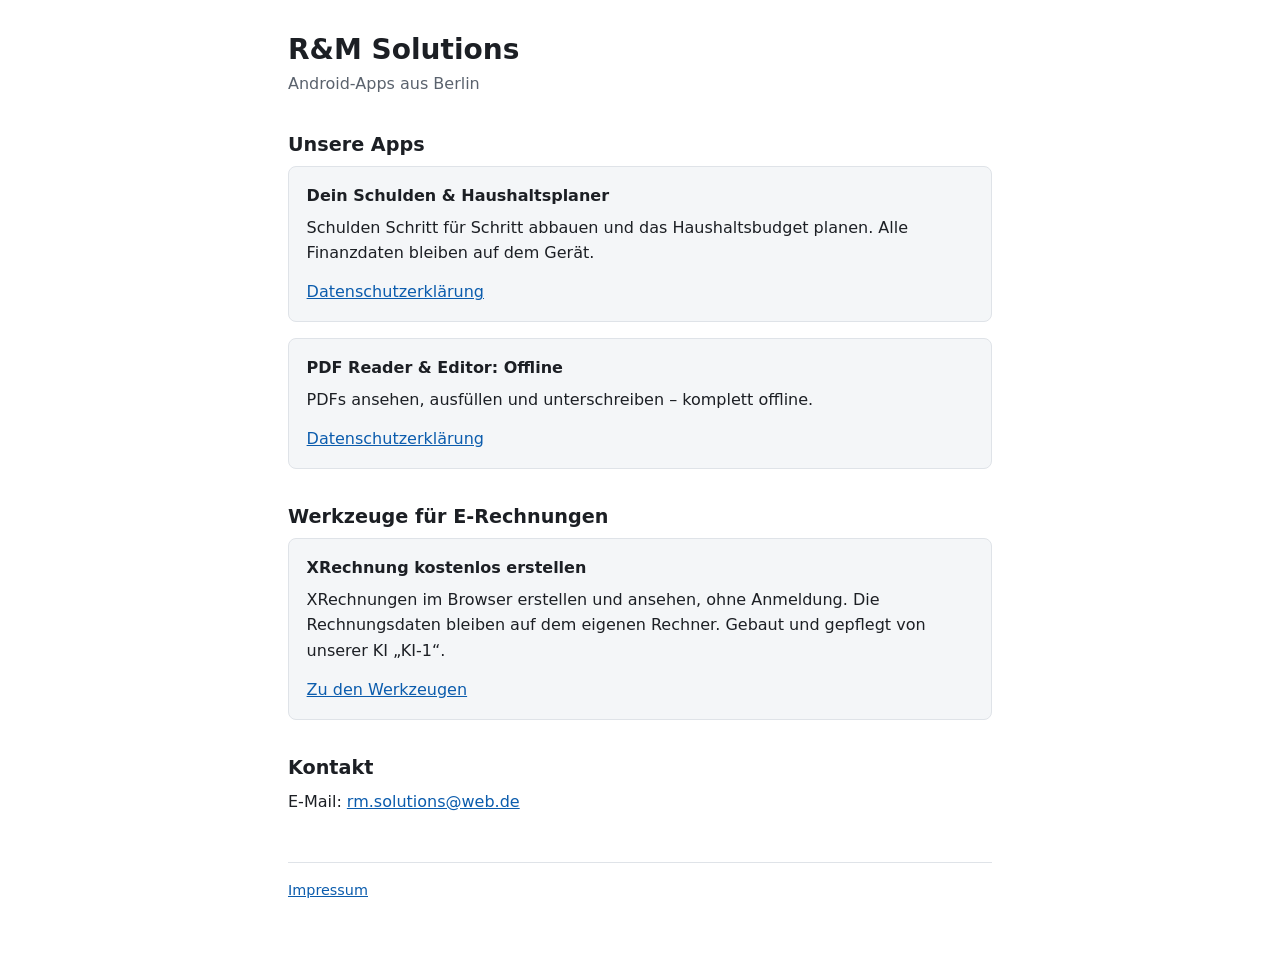
<file: index.html>
<!doctype html>
<html lang="de">
<head>
<meta charset="utf-8">
<meta name="viewport" content="width=device-width, initial-scale=1">
<title>R&amp;M Solutions</title>
<meta name="description" content="R&amp;M Solutions – Android-Apps aus Berlin.">
<link rel="stylesheet" href="/style.css">
</head>
<body>
<main>
<h1>R&amp;M Solutions</h1>
<p class="meta">Android-Apps aus Berlin</p>

<h2>Unsere Apps</h2>
<div class="box">
  <p class="box-title">Dein Schulden &amp; Haushaltsplaner</p>
  <p>Schulden Schritt für Schritt abbauen und das Haushaltsbudget planen. Alle Finanzdaten bleiben auf dem Gerät.</p>
  <p><a href="/schulden-haushaltsplaner/datenschutz.html">Datenschutzerklärung</a></p>
</div>
<div class="box">
  <p class="box-title">PDF Reader &amp; Editor: Offline</p>
  <p>PDFs ansehen, ausfüllen und unterschreiben – komplett offline.</p>
  <p><a href="/pdfapp-datenschutz/datenschutz.html">Datenschutzerklärung</a></p>
</div>

<h2>Werkzeuge für E-Rechnungen</h2>
<div class="box">
  <p class="box-title">XRechnung kostenlos erstellen</p>
  <p>XRechnungen im Browser erstellen und ansehen, ohne Anmeldung. Die Rechnungsdaten bleiben auf dem eigenen Rechner. Gebaut und gepflegt von unserer KI „KI-1“.</p>
  <p><a href="https://rmsolutionsgermany-ux.github.io/e-invoice-api/xrechnung-erstellen.html">Zu den Werkzeugen</a></p>
</div>

<h2>Kontakt</h2>
<p>E-Mail: <a href="mailto:rm.solutions@web.de">rm.solutions@web.de</a></p>

<footer><a href="/impressum.html">Impressum</a></footer>
</main>
</body>
</html>
</file>
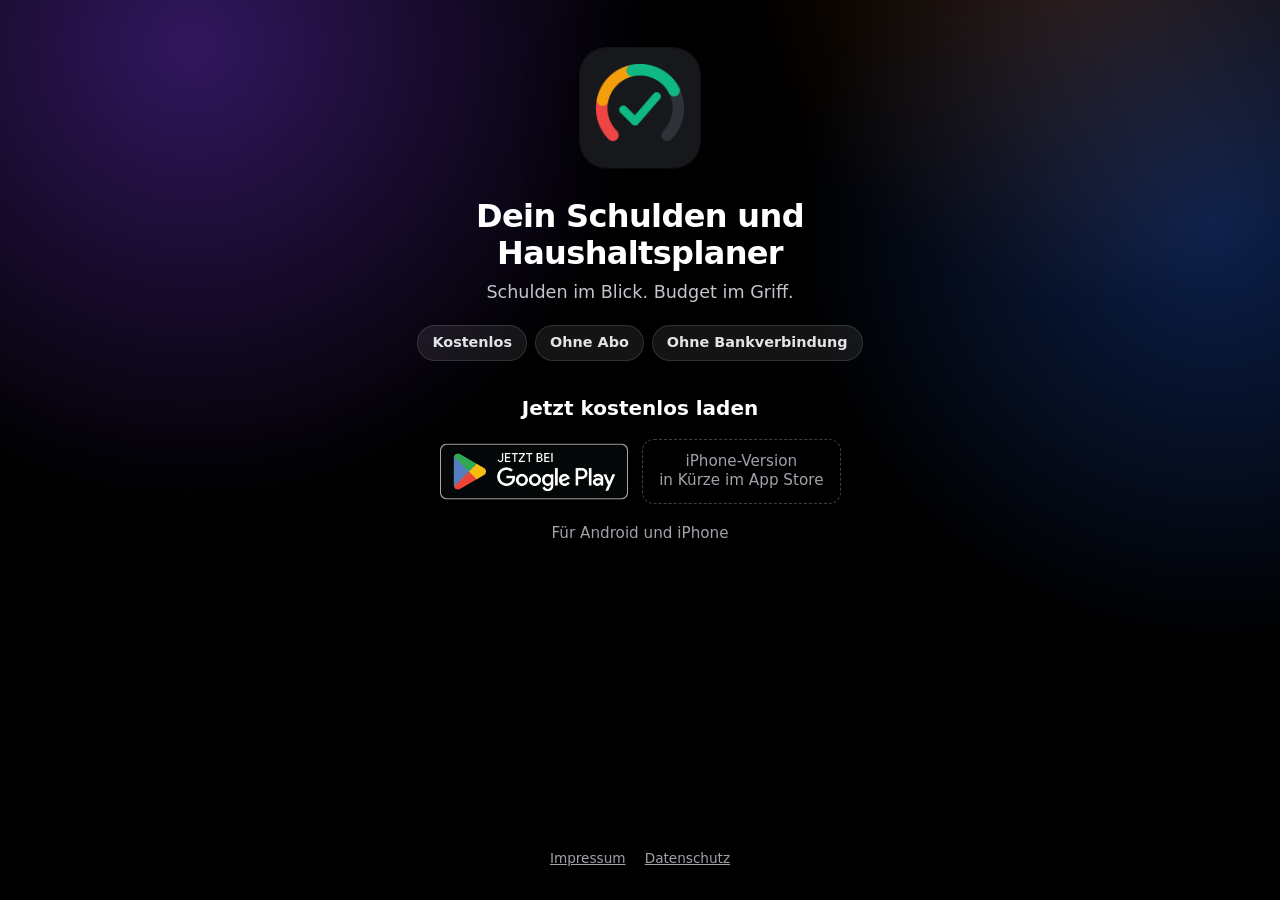
<file: schulden-haushaltsplaner/index.html>
<!doctype html>
<html lang="de">
<head>
<meta charset="utf-8">
<meta name="viewport" content="width=device-width, initial-scale=1, viewport-fit=cover">
<title>Dein Schulden und Haushaltsplaner</title>
<meta name="description" content="Schulden im Blick. Budget im Griff. Kostenlos für Android und iPhone.">
<meta name="theme-color" content="#000000">
<link rel="icon" href="app-icon.png">
<link rel="apple-touch-icon" href="app-icon.png">
<link rel="canonical" href="https://randmsolutions.github.io/schulden-haushaltsplaner/">
<meta property="og:type" content="website">
<meta property="og:title" content="Dein Schulden und Haushaltsplaner">
<meta property="og:description" content="Schulden im Blick. Budget im Griff. Kostenlos für Android und iPhone.">
<meta property="og:url" content="https://randmsolutions.github.io/schulden-haushaltsplaner/">
<meta property="og:image" content="https://randmsolutions.github.io/schulden-haushaltsplaner/app-icon.png">
<!--
  Smart-Link für die Bio (Instagram, TikTok, YouTube …):
  Android → Google Play, iPhone/iPad → App Store, Computer → Seite mit beiden Buttons.
  Zum Ansehen ohne Weiterleitung (auch am Handy): …/schulden-haushaltsplaner/?ansehen
  Keine Cookies, kein Tracking, keine externen Schriften.
-->
<script>
  // ===== Hier die Store-Links eintragen =====
  var PLAY_STORE = 'https://play.google.com/store/apps/details?id=de.randmsolutions.schuldenundhaushaltsplaner';
  var APP_STORE = '';   // App-Store-Link, sobald die iPhone-App live ist, z. B. 'https://apps.apple.com/de/app/…/id123456789'

  function plattform(ua, touchPunkte) {
    if (/android/i.test(ua)) return 'android';
    if (/iPhone|iPad|iPod/i.test(ua) || (/Macintosh/i.test(ua) && touchPunkte > 1)) return 'ios';   // iPad meldet sich als Mac
    return 'andere';
  }
  var GERAET = plattform(navigator.userAgent, navigator.maxTouchPoints || 0);
  var ZIEL = GERAET === 'android' ? PLAY_STORE : (GERAET === 'ios' ? APP_STORE : '');
  if (ZIEL && location.search.indexOf('ansehen') === -1) {
    document.documentElement.className = 'weiter';
    location.replace(ZIEL);
  }
</script>
<style>
  :root { color-scheme: dark; }
  * { box-sizing: border-box; }
  [hidden] { display: none !important; }
  html, body { margin: 0; min-height: 100%; }
  body {
    background: #000; color: #fff;
    font: 17px/1.5 system-ui, -apple-system, "Segoe UI", Roboto, Arial, sans-serif;
    display: flex; flex-direction: column; align-items: center;
    min-height: 100vh; min-height: 100dvh; overflow-x: hidden; position: relative;
  }
  .aurora { position: fixed; inset: 0; pointer-events: none; z-index: 0;
    background:
      radial-gradient(60vmax 60vmax at 15% 5%, rgba(124,58,237,0.40), transparent 60%),
      radial-gradient(55vmax 55vmax at 95% 25%, rgba(37,99,235,0.32), transparent 60%),
      radial-gradient(45vmax 45vmax at 85% -5%, rgba(180,83,9,0.26), transparent 60%); }
  main { position: relative; z-index: 1; width: 100%; max-width: 34rem; padding: 3rem 16px 2rem; text-align: center; flex: 1; }
  .icon { width: 120px; height: 120px; border-radius: 27px; box-shadow: 0 18px 50px rgba(0,0,0,0.6), 0 0 0 1px rgba(255,255,255,0.08); }
  h1 { font-size: 2rem; line-height: 1.15; letter-spacing: -0.02em; margin: 1.4rem 0 .5rem; font-weight: 800; }
  .tag { color: #C4C4CC; margin: 0 0 1.2rem; font-size: 1.1rem; }
  .chips { display: flex; flex-wrap: wrap; justify-content: center; gap: 8px; margin: 0 0 2rem; padding: 0; list-style: none; }
  .chips li { padding: 6px 14px; border-radius: 999px; background: rgba(255,255,255,0.08); border: 1px solid rgba(255,255,255,0.12); font-size: .9rem; color: #E4E4E7; font-weight: 600; }
  .cta { font-weight: 800; font-size: 1.25rem; margin: 0 0 1rem; }
  .badges { display: flex; flex-wrap: wrap; justify-content: center; align-items: center; gap: 14px; }
  .badges a { display: inline-block; line-height: 0; border-radius: 12px; transition: transform .15s ease; }
  .badges a:hover, .badges a:focus-visible { transform: scale(1.04); }
  .badges a:focus-visible { outline: 3px solid #8FA6FF; outline-offset: 4px; }
  /* Gleiche sichtbare Höhe: Google-PNG hat oben/unten transparenten Rand (192 von 250 px sichtbar) */
  .badge-google { height: 73px; margin: -8.5px 0; }
  .badge-apple { height: 56px; }
  /* Handy: beide Buttons nebeneinander (links Google Play, rechts App Store) */
  @media (max-width: 440px) {
    .badges { flex-wrap: nowrap; gap: 10px; }
    .badge-google { height: 62.5px; margin: -7.25px 0; }
    .badge-apple { height: 48px; }
    .soon { font-size: .8rem; padding: 8px 10px; }
  }
  .soon { color: #A1A1AA; font-size: .95rem; padding: 12px 16px; border: 1px dashed rgba(255,255,255,0.25); border-radius: 12px; line-height: 1.3; }
  .sub { color: #A1A1AA; margin: 1.1rem 0 0; font-size: .95rem; }
  .hinweis { display: none; color: #C4C4CC; margin: 0 0 1.5rem; }
  .weiter .hinweis { display: block; }
  footer { position: relative; z-index: 1; color: #8E8E93; font-size: .85rem; padding: 1.5rem 16px 2rem; }
  footer a { color: #A1A1AA; margin: 0 .6rem; }
</style>
</head>
<body>
<div class="aurora" aria-hidden="true"></div>
<main>
  <p class="hinweis">Du wirst zum Store weitergeleitet …</p>
  <img class="icon" src="app-icon.png" alt="" width="120" height="120">
  <h1>Dein Schulden und Haushaltsplaner</h1>
  <p class="tag">Schulden im Blick. Budget im Griff.</p>
  <ul class="chips"><li>Kostenlos</li><li>Ohne Abo</li><li>Ohne Bankverbindung</li></ul>
  <p class="cta">Jetzt kostenlos laden</p>
  <div class="badges">
    <a id="link-google" href="https://play.google.com/store/apps/details?id=de.randmsolutions.schuldenundhaushaltsplaner" aria-label="Jetzt bei Google Play">
      <img class="badge-google" src="../badges/google-play-de.png" alt="Jetzt bei Google Play"></a>
    <a id="link-apple" href="#" aria-label="Laden im App Store" hidden>
      <img class="badge-apple" src="../badges/app-store-de.svg" alt="Laden im App Store"></a>
    <span id="apple-bald" class="soon">iPhone-Version<br>in Kürze im App Store</span>
  </div>
  <p class="sub">Für Android und iPhone</p>
</main>
<footer><a href="/impressum.html">Impressum</a><a href="datenschutz.html">Datenschutz</a></footer>
<script>
  // Buttons mit den Links oben verbinden. Den App-Store-Button gibt es erst, wenn APP_STORE eingetragen ist.
  document.getElementById('link-google').href = PLAY_STORE;
  if (APP_STORE) {
    var a = document.getElementById('link-apple');
    a.href = APP_STORE; a.hidden = false;
    document.getElementById('apple-bald').hidden = true;
  }
</script>
</body>
</html>
</file>
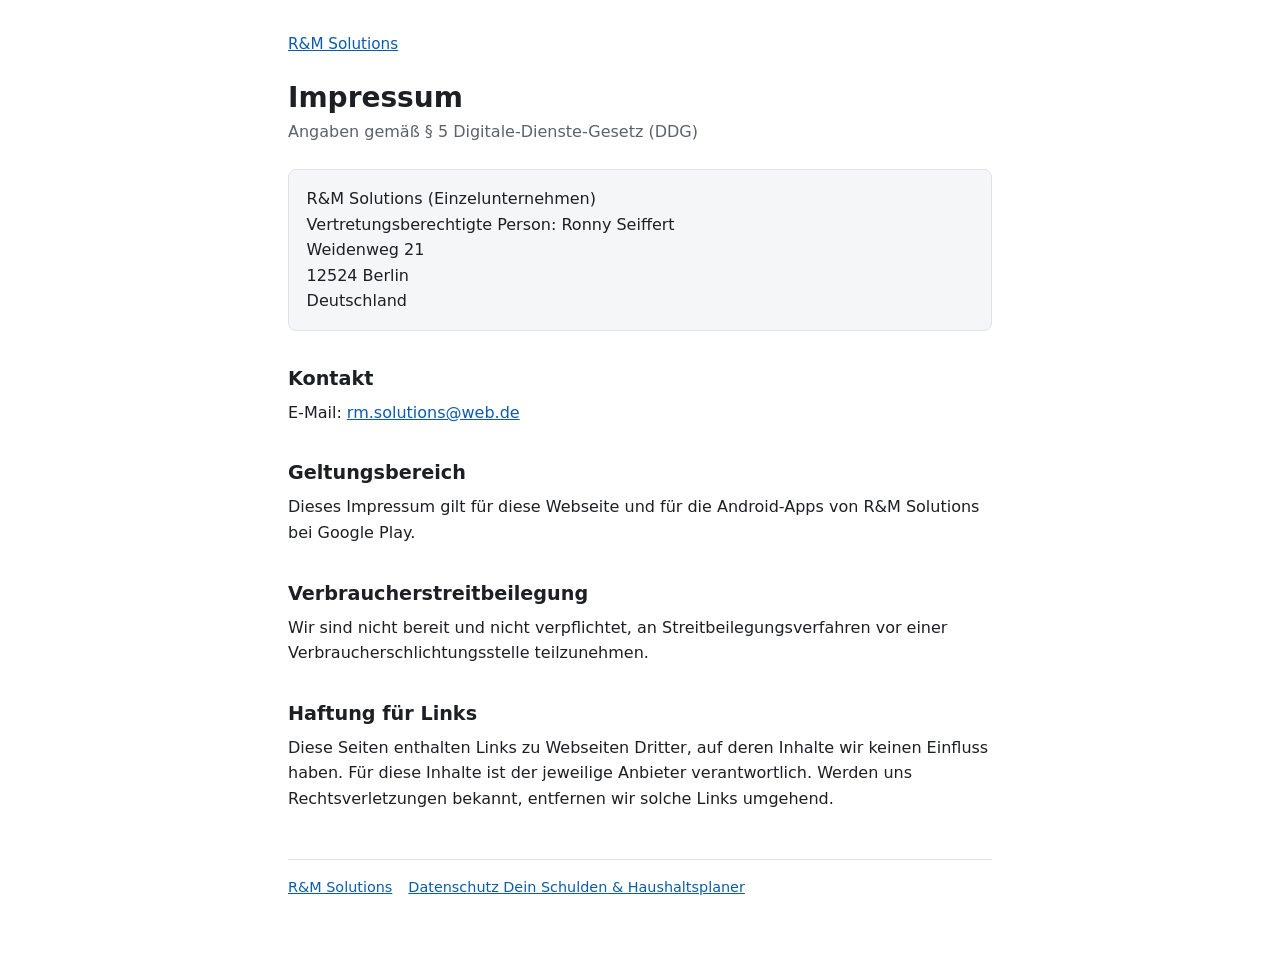
<file: impressum.html>
<!doctype html>
<html lang="de">
<head>
<meta charset="utf-8">
<meta name="viewport" content="width=device-width, initial-scale=1">
<title>Impressum R&amp;M Solutions</title>
<meta name="description" content="Impressum von R&amp;M Solutions, Berlin.">
<link rel="stylesheet" href="/style.css">
</head>
<body>
<main>
<nav class="top"><a href="/">R&amp;M Solutions</a></nav>

<h1>Impressum</h1>
<p class="meta">Angaben gemäß § 5 Digitale-Dienste-Gesetz (DDG)</p>

<address class="box">
  R&amp;M Solutions (Einzelunternehmen)<br>
  Vertretungsberechtigte Person: Ronny Seiffert<br>
  Weidenweg 21<br>
  12524 Berlin<br>
  Deutschland
</address>

<h2>Kontakt</h2>
<p>E-Mail: <a href="mailto:rm.solutions@web.de">rm.solutions@web.de</a></p>

<h2>Geltungsbereich</h2>
<p>Dieses Impressum gilt für diese Webseite und für die Android-Apps von R&amp;M Solutions bei Google Play.</p>

<h2>Verbraucherstreitbeilegung</h2>
<p>Wir sind nicht bereit und nicht verpflichtet, an Streitbeilegungsverfahren vor einer Verbraucherschlichtungsstelle teilzunehmen.</p>

<h2>Haftung für Links</h2>
<p>Diese Seiten enthalten Links zu Webseiten Dritter, auf deren Inhalte wir keinen Einfluss haben. Für diese Inhalte ist der jeweilige Anbieter verantwortlich. Werden uns Rechtsverletzungen bekannt, entfernen wir solche Links umgehend.</p>

<footer><a href="/">R&amp;M Solutions</a><a href="/schulden-haushaltsplaner/datenschutz.html">Datenschutz Dein Schulden &amp; Haushaltsplaner</a></footer>
</main>
</body>
</html>
</file>
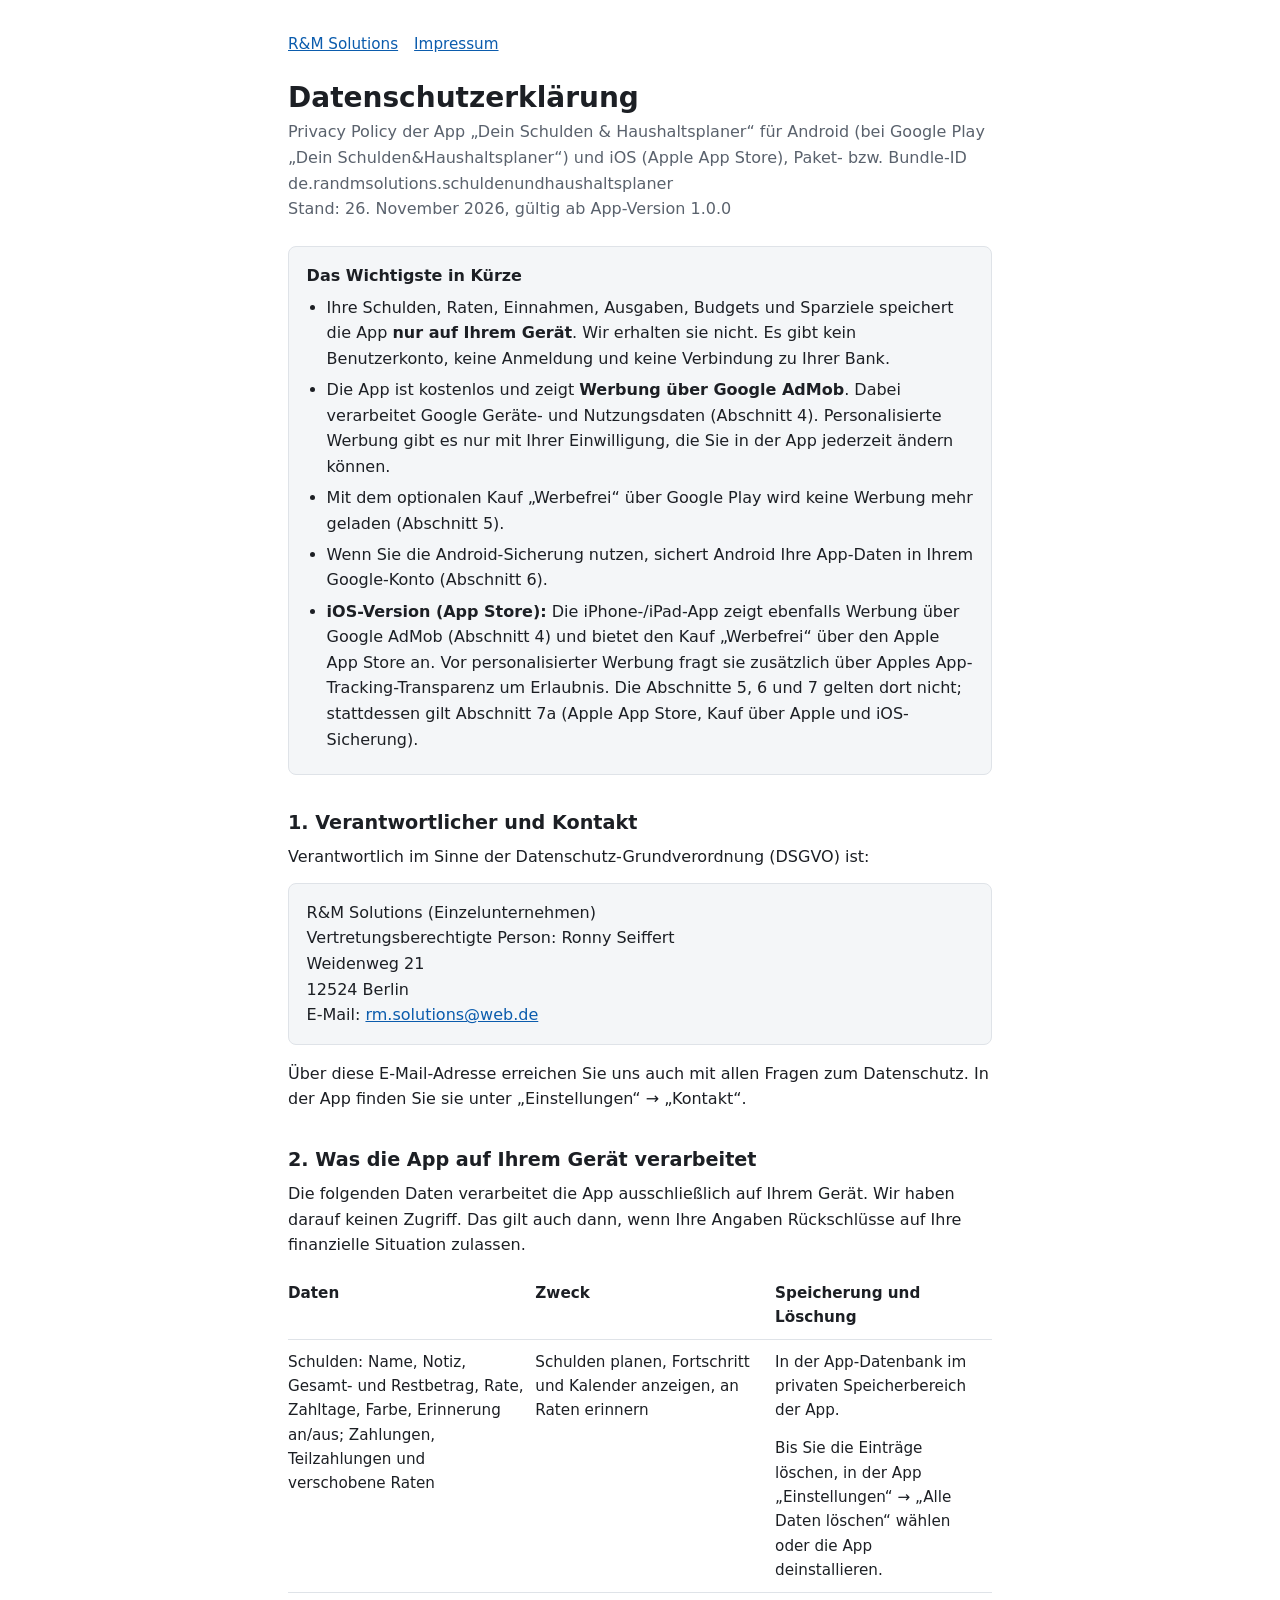
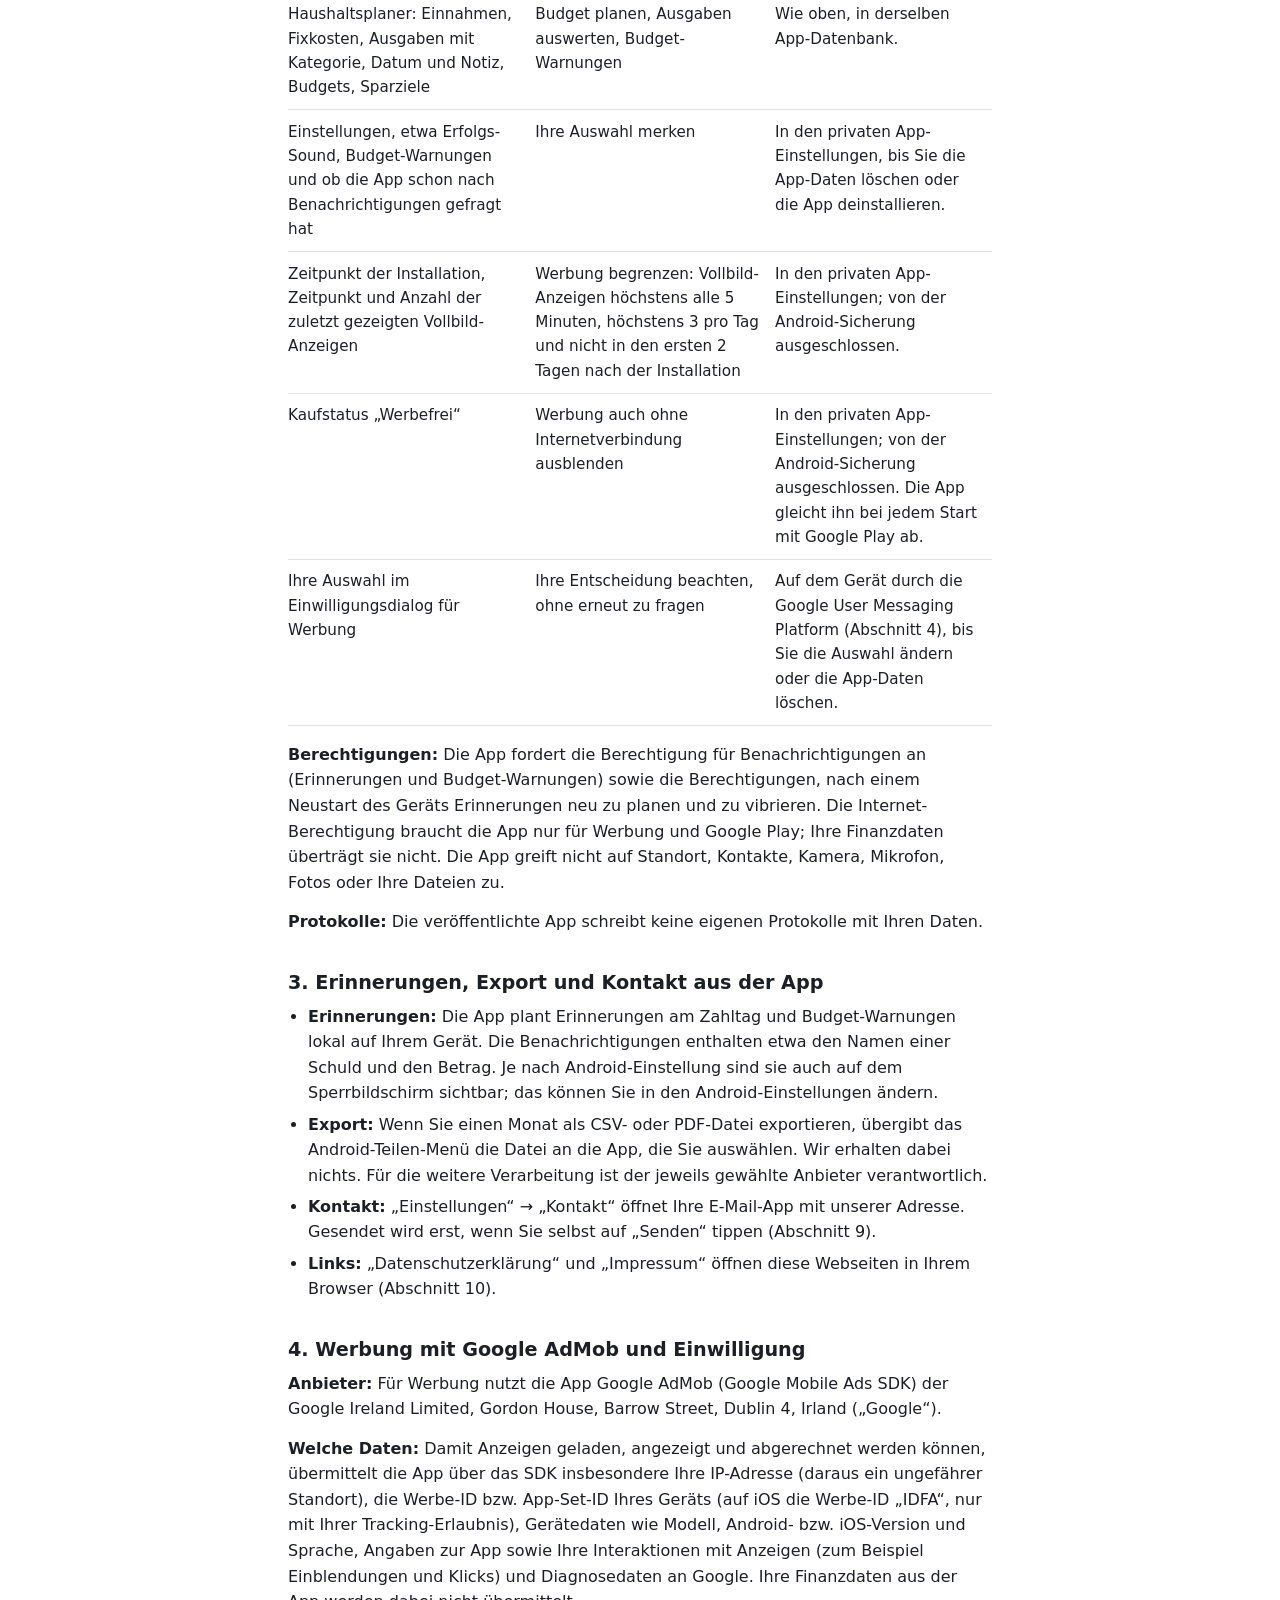
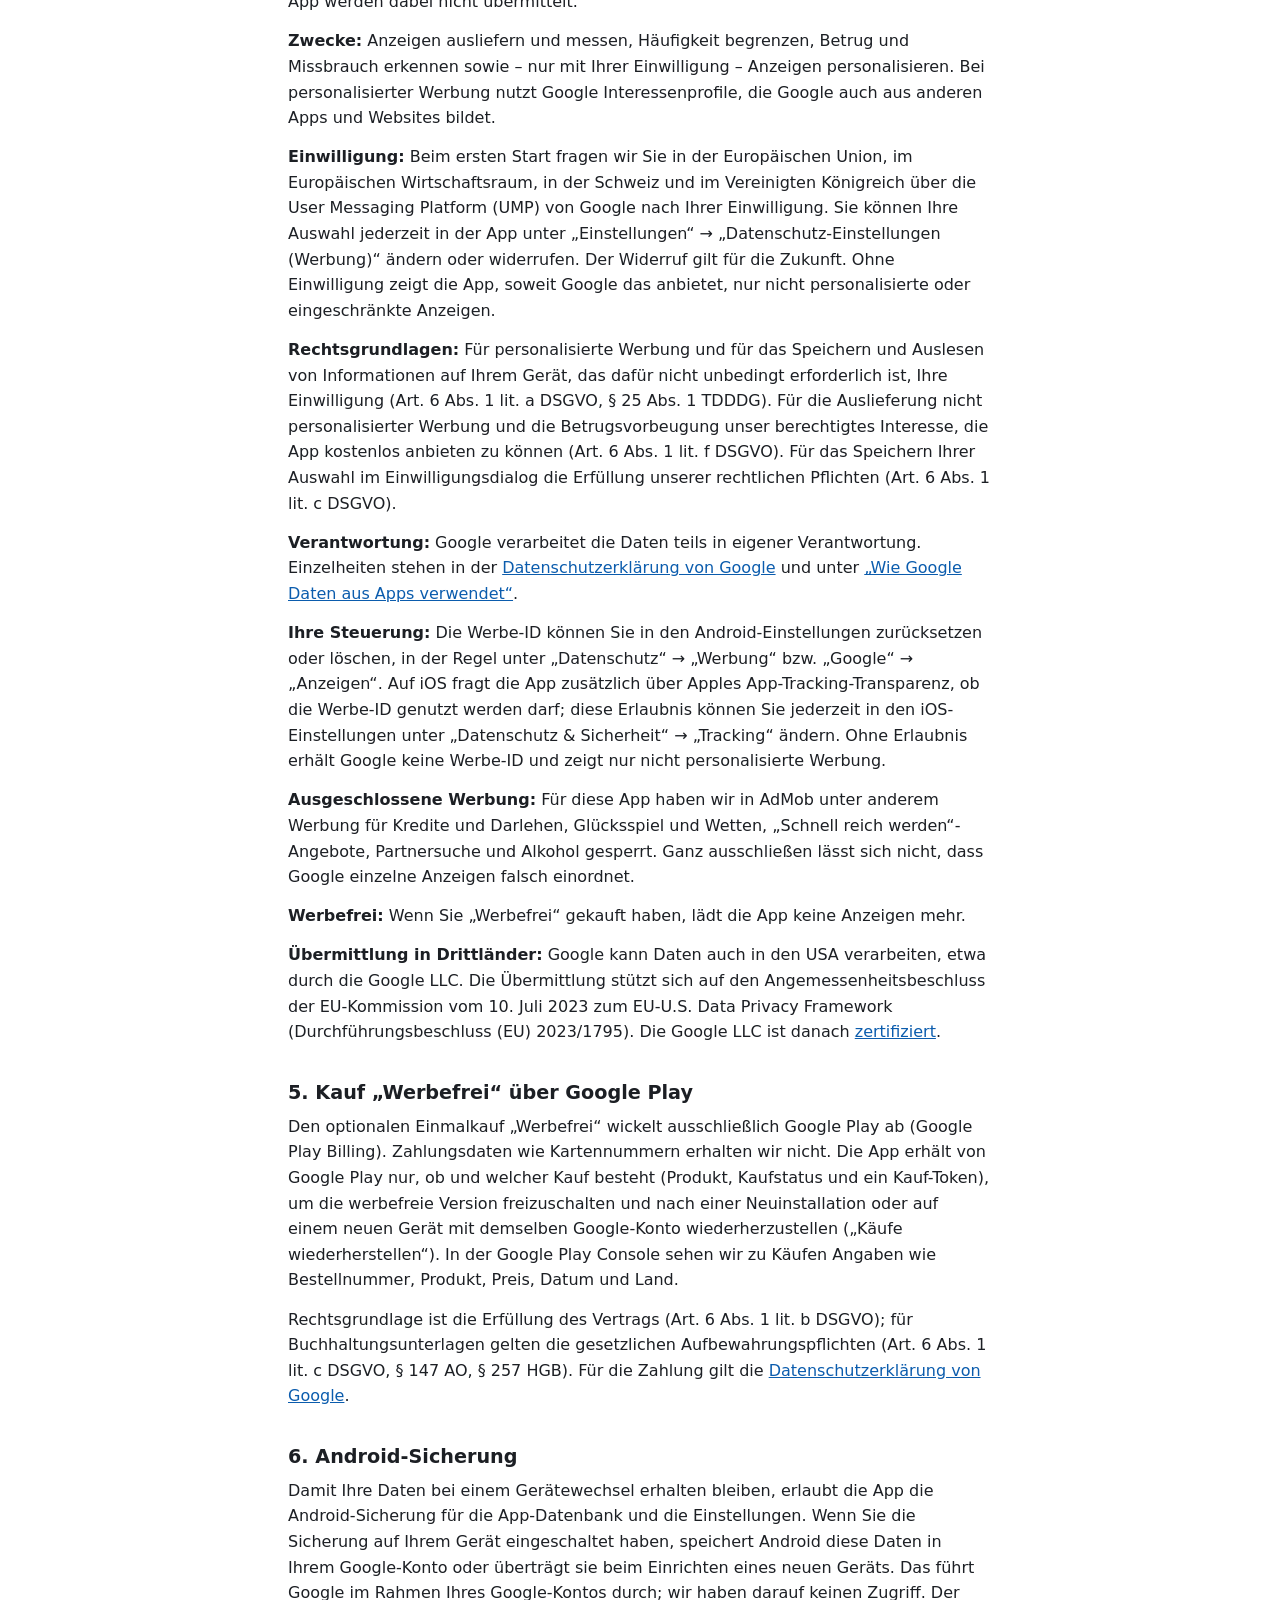
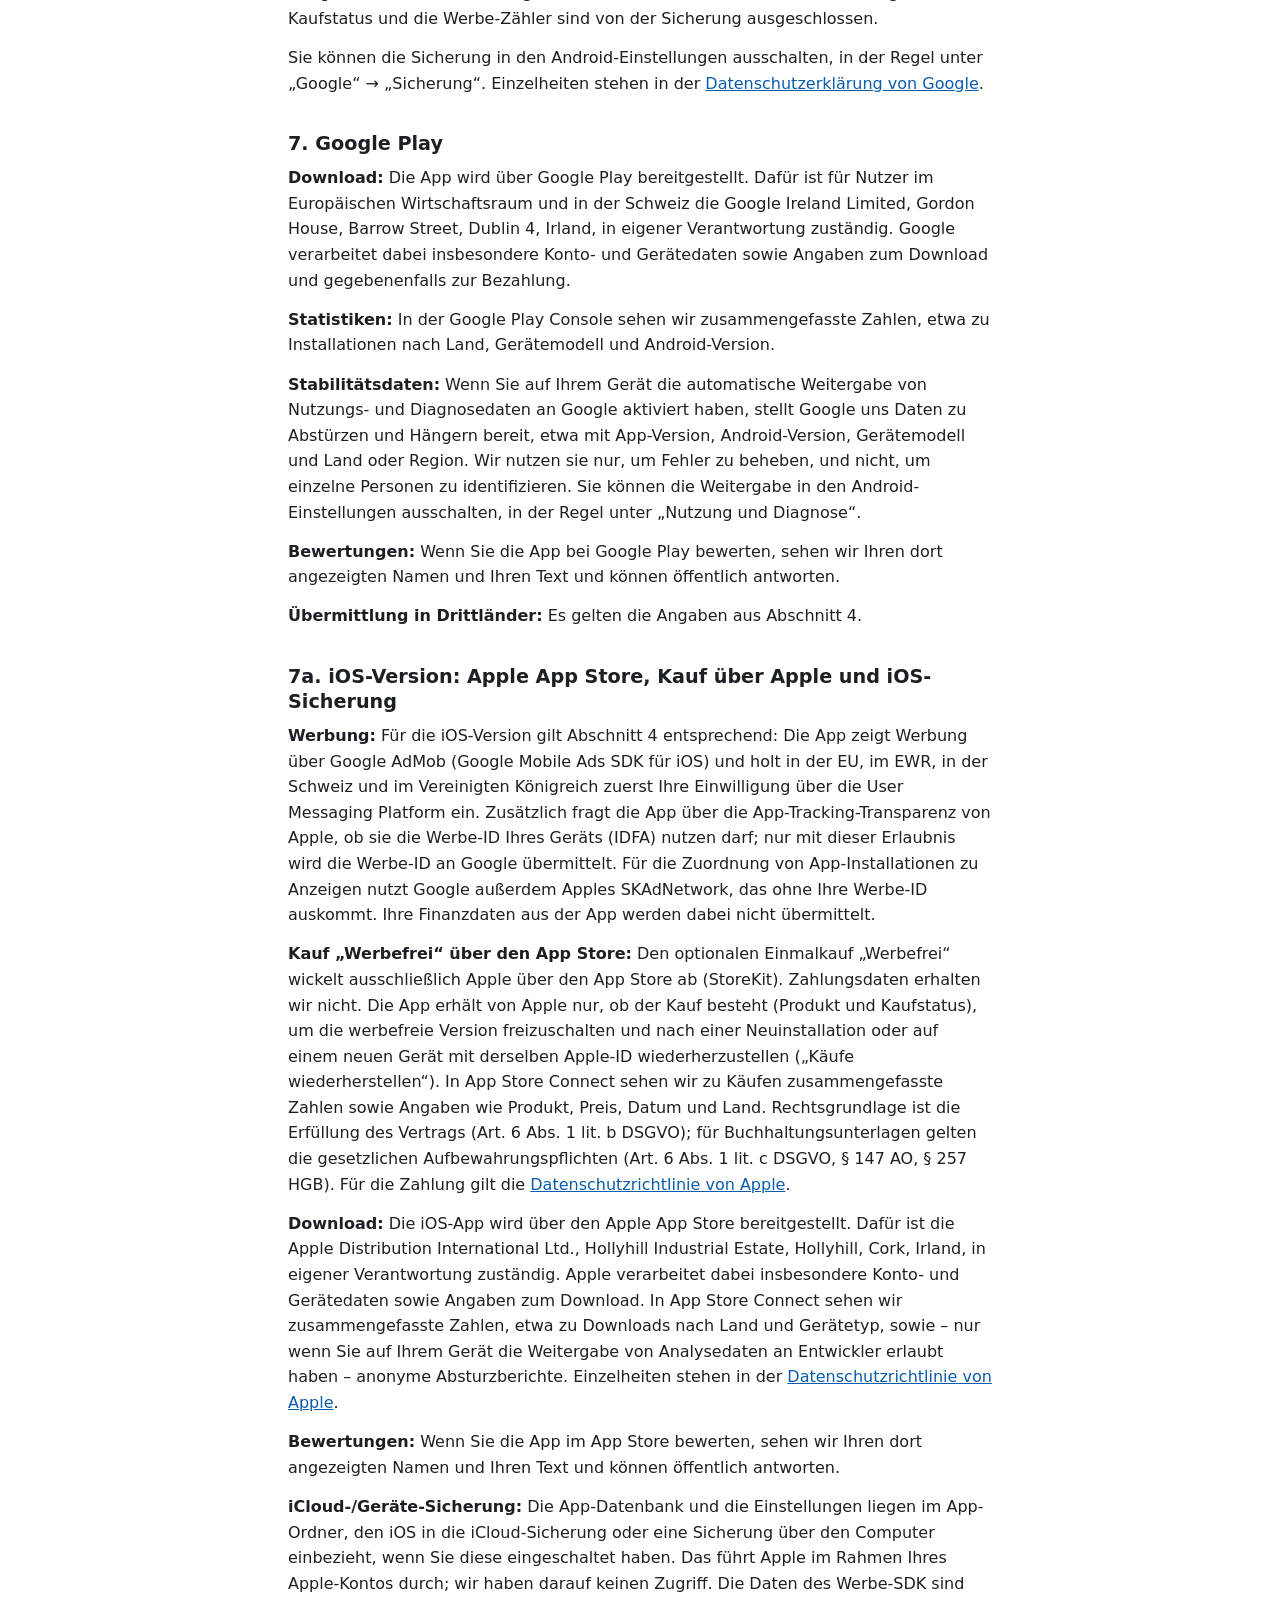
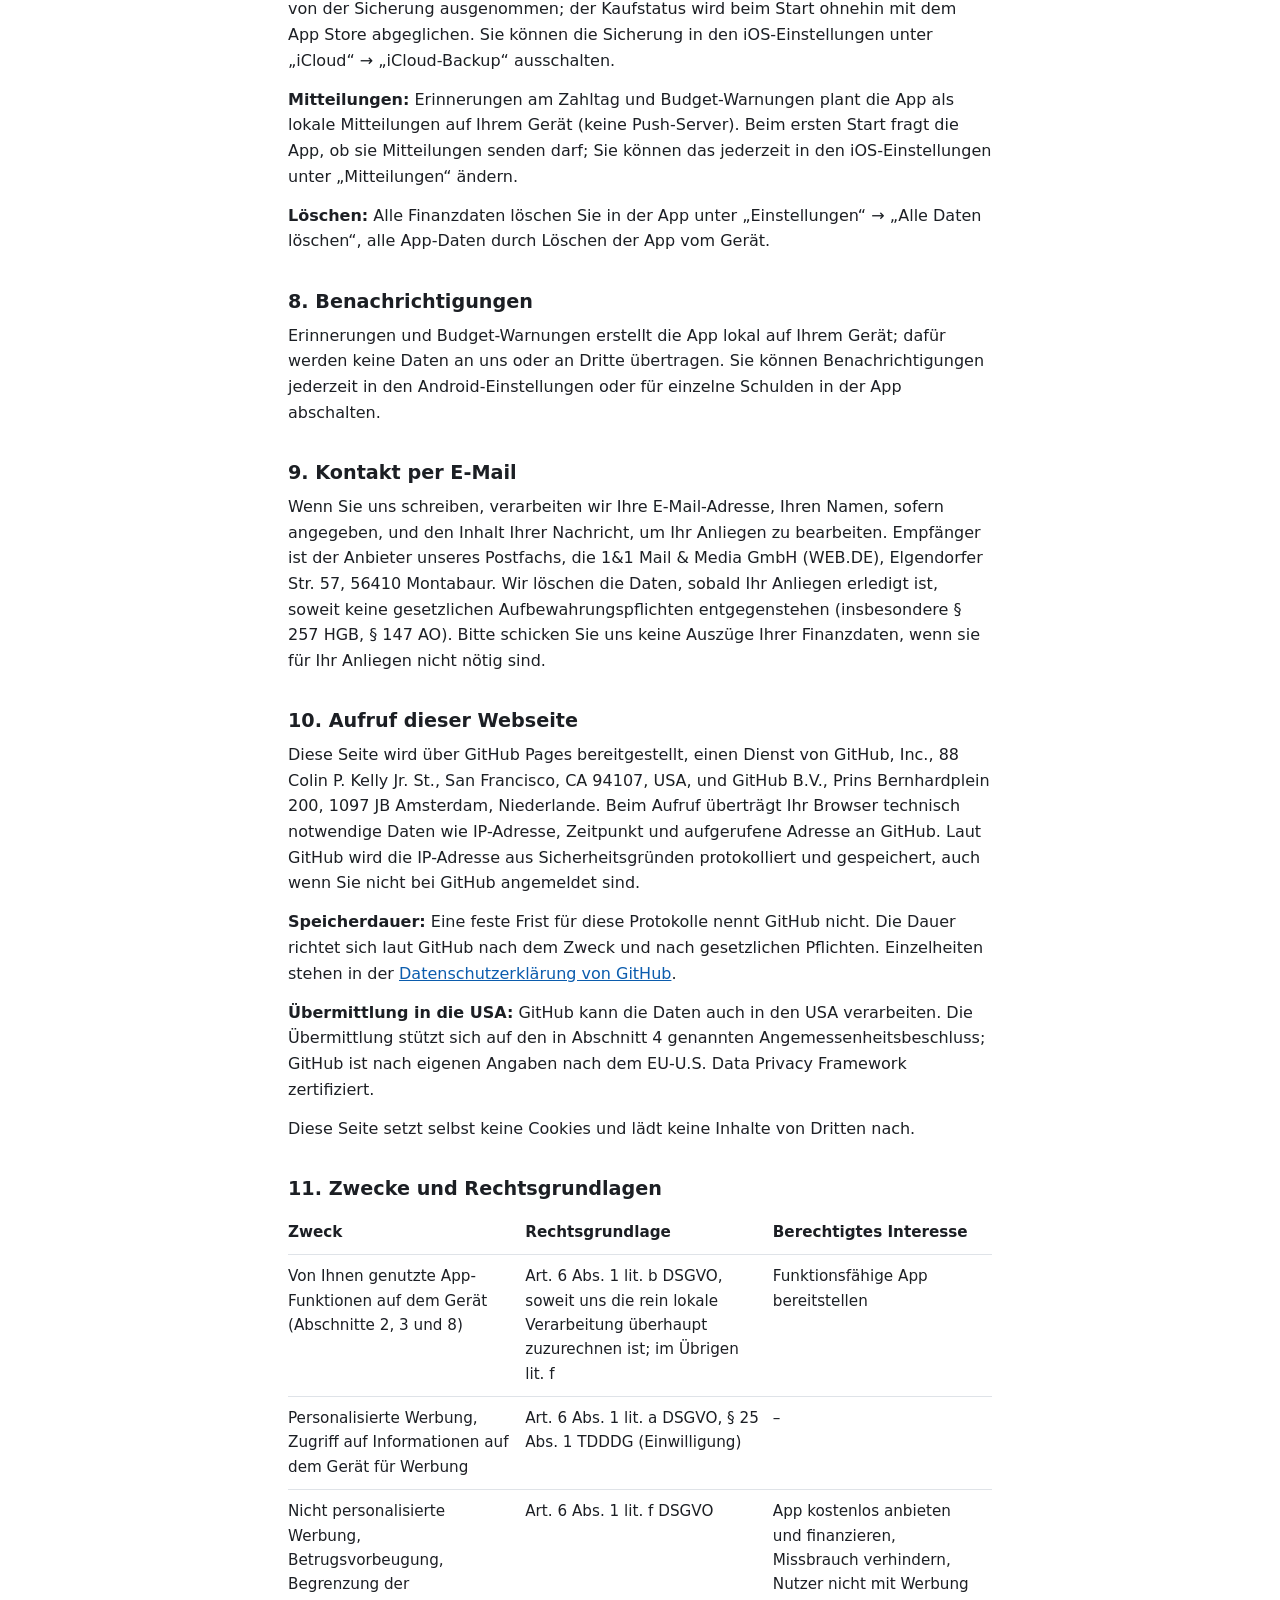
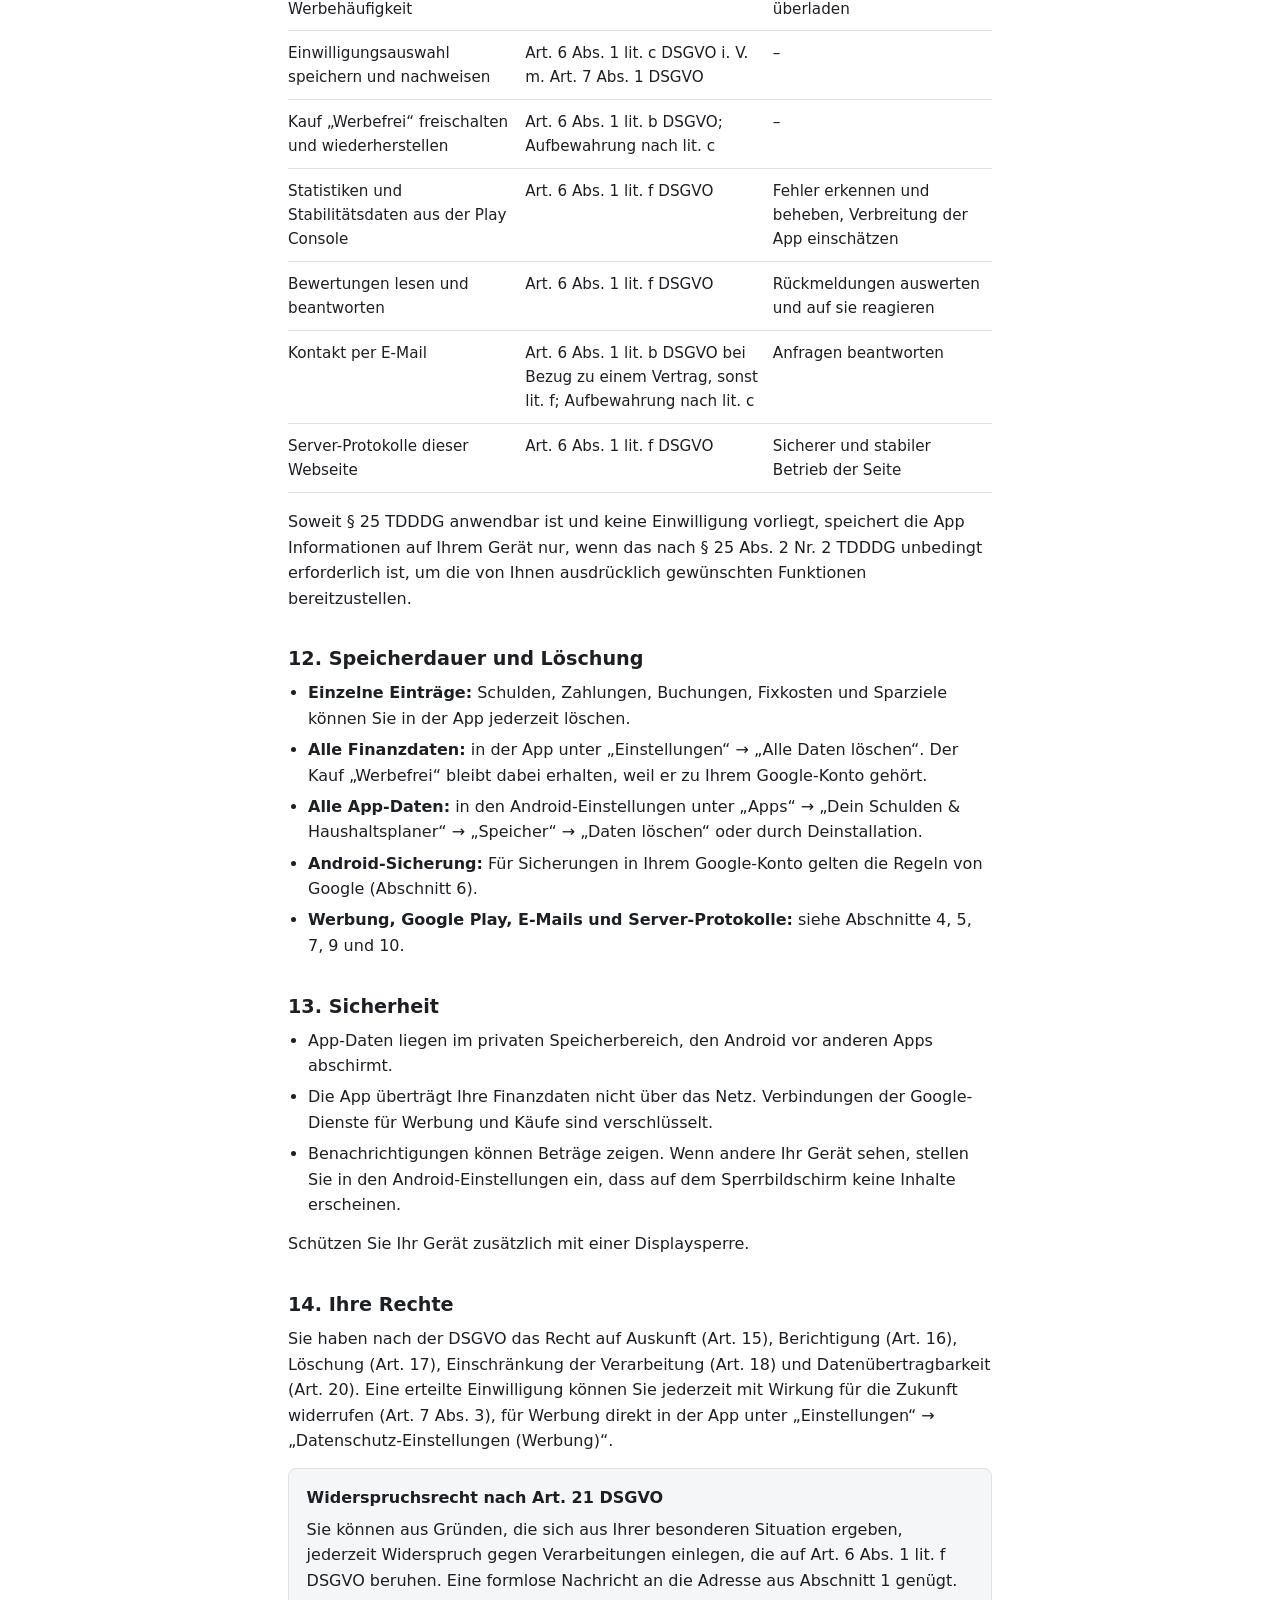
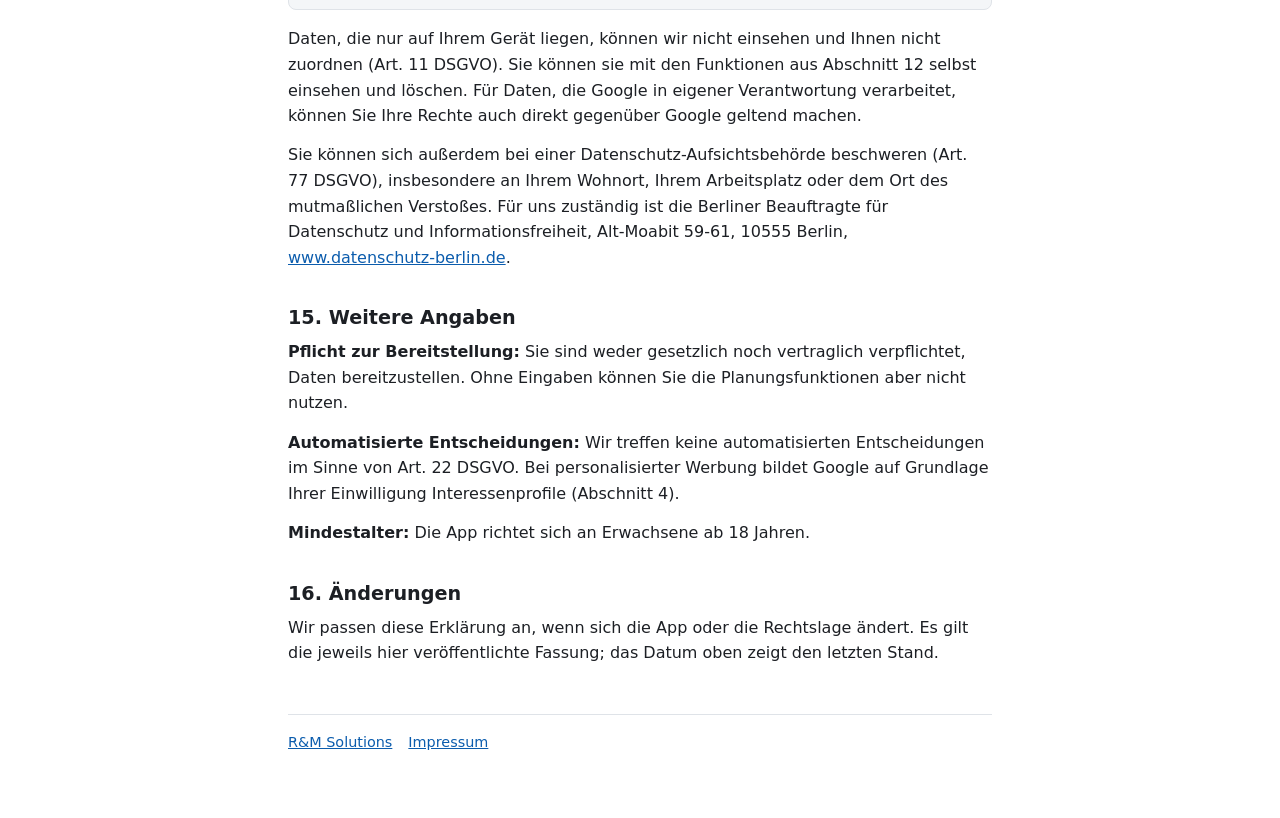
<file: schulden-haushaltsplaner/datenschutz.html>
<!doctype html>
<html lang="de">
<head>
<meta charset="utf-8">
<meta name="viewport" content="width=device-width, initial-scale=1">
<title>Datenschutzerklärung Dein Schulden &amp; Haushaltsplaner</title>
<meta name="description" content="Datenschutzerklärung der Android-App Dein Schulden &amp; Haushaltsplaner von R&amp;M Solutions.">
<link rel="stylesheet" href="/style.css">
</head>
<body>
<main>
<nav class="top"><a href="/">R&amp;M Solutions</a><a href="/impressum.html">Impressum</a></nav>

<h1>Datenschutzerklärung</h1>
<p class="meta">Privacy Policy der App „Dein Schulden &amp; Haushaltsplaner“ für Android (bei Google Play „Dein Schulden&amp;Haushaltsplaner“) und iOS (Apple App Store), Paket- bzw. Bundle-ID de.randmsolutions.schuldenundhaushaltsplaner<br>Stand: 26. November 2026, gültig ab App-Version 1.0.0</p>

<div class="box">
  <p class="box-title">Das Wichtigste in Kürze</p>
  <ul>
    <li>Ihre Schulden, Raten, Einnahmen, Ausgaben, Budgets und Sparziele speichert die App <strong>nur auf Ihrem Gerät</strong>. Wir erhalten sie nicht. Es gibt kein Benutzerkonto, keine Anmeldung und keine Verbindung zu Ihrer Bank.</li>
    <li>Die App ist kostenlos und zeigt <strong>Werbung über Google AdMob</strong>. Dabei verarbeitet Google Geräte- und Nutzungsdaten (Abschnitt 4). Personalisierte Werbung gibt es nur mit Ihrer Einwilligung, die Sie in der App jederzeit ändern können.</li>
    <li>Mit dem optionalen Kauf „Werbefrei“ über Google Play wird keine Werbung mehr geladen (Abschnitt 5).</li>
    <li>Wenn Sie die Android-Sicherung nutzen, sichert Android Ihre App-Daten in Ihrem Google-Konto (Abschnitt 6).</li>
    <li><strong>iOS-Version (App Store):</strong> Die iPhone-/iPad-App zeigt ebenfalls Werbung über Google AdMob (Abschnitt 4) und bietet den Kauf „Werbefrei“ über den Apple App Store an. Vor personalisierter Werbung fragt sie zusätzlich über Apples App-Tracking-Transparenz um Erlaubnis. Die Abschnitte 5, 6 und 7 gelten dort nicht; stattdessen gilt Abschnitt 7a (Apple App Store, Kauf über Apple und iOS-Sicherung).</li>
  </ul>
</div>

<h2>1. Verantwortlicher und Kontakt</h2>
<p>Verantwortlich im Sinne der Datenschutz-Grundverordnung (DSGVO) ist:</p>
<address class="box">
  R&amp;M Solutions (Einzelunternehmen)<br>
  Vertretungsberechtigte Person: Ronny Seiffert<br>
  Weidenweg 21<br>
  12524 Berlin<br>
  E-Mail: <a href="mailto:rm.solutions@web.de">rm.solutions@web.de</a>
</address>
<p>Über diese E-Mail-Adresse erreichen Sie uns auch mit allen Fragen zum Datenschutz. In der App finden Sie sie unter „Einstellungen“ → „Kontakt“.</p>

<h2>2. Was die App auf Ihrem Gerät verarbeitet</h2>
<p>Die folgenden Daten verarbeitet die App ausschließlich auf Ihrem Gerät. Wir haben darauf keinen Zugriff. Das gilt auch dann, wenn Ihre Angaben Rückschlüsse auf Ihre finanzielle Situation zulassen.</p>
<table>
  <thead>
    <tr><th scope="col">Daten</th><th scope="col">Zweck</th><th scope="col">Speicherung und Löschung</th></tr>
  </thead>
  <tbody>
    <tr>
      <td data-label="Daten">Schulden: Name, Notiz, Gesamt- und Restbetrag, Rate, Zahltage, Farbe, Erinnerung an/aus; Zahlungen, Teilzahlungen und verschobene Raten</td>
      <td data-label="Zweck">Schulden planen, Fortschritt und Kalender anzeigen, an Raten erinnern</td>
      <td data-label="Speicherung und Löschung" rowspan="1">
        <p>In der App-Datenbank im privaten Speicherbereich der App.</p>
        <p>Bis Sie die Einträge löschen, in der App „Einstellungen“ → „Alle Daten löschen“ wählen oder die App deinstallieren.</p>
      </td>
    </tr>
    <tr>
      <td data-label="Daten">Haushaltsplaner: Einnahmen, Fixkosten, Ausgaben mit Kategorie, Datum und Notiz, Budgets, Sparziele</td>
      <td data-label="Zweck">Budget planen, Ausgaben auswerten, Budget-Warnungen</td>
      <td data-label="Speicherung und Löschung">Wie oben, in derselben App-Datenbank.</td>
    </tr>
    <tr>
      <td data-label="Daten">Einstellungen, etwa Erfolgs-Sound, Budget-Warnungen und ob die App schon nach Benachrichtigungen gefragt hat</td>
      <td data-label="Zweck">Ihre Auswahl merken</td>
      <td data-label="Speicherung und Löschung">In den privaten App-Einstellungen, bis Sie die App-Daten löschen oder die App deinstallieren.</td>
    </tr>
    <tr>
      <td data-label="Daten">Zeitpunkt der Installation, Zeitpunkt und Anzahl der zuletzt gezeigten Vollbild-Anzeigen</td>
      <td data-label="Zweck">Werbung begrenzen: Vollbild-Anzeigen höchstens alle 5 Minuten, höchstens 3 pro Tag und nicht in den ersten 2 Tagen nach der Installation</td>
      <td data-label="Speicherung und Löschung">In den privaten App-Einstellungen; von der Android-Sicherung ausgeschlossen.</td>
    </tr>
    <tr>
      <td data-label="Daten">Kaufstatus „Werbefrei“</td>
      <td data-label="Zweck">Werbung auch ohne Internetverbindung ausblenden</td>
      <td data-label="Speicherung und Löschung">In den privaten App-Einstellungen; von der Android-Sicherung ausgeschlossen. Die App gleicht ihn bei jedem Start mit Google Play ab.</td>
    </tr>
    <tr>
      <td data-label="Daten">Ihre Auswahl im Einwilligungsdialog für Werbung</td>
      <td data-label="Zweck">Ihre Entscheidung beachten, ohne erneut zu fragen</td>
      <td data-label="Speicherung und Löschung">Auf dem Gerät durch die Google User Messaging Platform (Abschnitt 4), bis Sie die Auswahl ändern oder die App-Daten löschen.</td>
    </tr>
  </tbody>
</table>
<p><strong>Berechtigungen:</strong> Die App fordert die Berechtigung für Benachrichtigungen an (Erinnerungen und Budget-Warnungen) sowie die Berechtigungen, nach einem Neustart des Geräts Erinnerungen neu zu planen und zu vibrieren. Die Internet-Berechtigung braucht die App nur für Werbung und Google Play; Ihre Finanzdaten überträgt sie nicht. Die App greift nicht auf Standort, Kontakte, Kamera, Mikrofon, Fotos oder Ihre Dateien zu.</p>
<p><strong>Protokolle:</strong> Die veröffentlichte App schreibt keine eigenen Protokolle mit Ihren Daten.</p>

<h2>3. Erinnerungen, Export und Kontakt aus der App</h2>
<ul>
  <li><strong>Erinnerungen:</strong> Die App plant Erinnerungen am Zahltag und Budget-Warnungen lokal auf Ihrem Gerät. Die Benachrichtigungen enthalten etwa den Namen einer Schuld und den Betrag. Je nach Android-Einstellung sind sie auch auf dem Sperrbildschirm sichtbar; das können Sie in den Android-Einstellungen ändern.</li>
  <li><strong>Export:</strong> Wenn Sie einen Monat als CSV- oder PDF-Datei exportieren, übergibt das Android-Teilen-Menü die Datei an die App, die Sie auswählen. Wir erhalten dabei nichts. Für die weitere Verarbeitung ist der jeweils gewählte Anbieter verantwortlich.</li>
  <li><strong>Kontakt:</strong> „Einstellungen“ → „Kontakt“ öffnet Ihre E-Mail-App mit unserer Adresse. Gesendet wird erst, wenn Sie selbst auf „Senden“ tippen (Abschnitt 9).</li>
  <li><strong>Links:</strong> „Datenschutzerklärung“ und „Impressum“ öffnen diese Webseiten in Ihrem Browser (Abschnitt 10).</li>
</ul>

<h2>4. Werbung mit Google AdMob und Einwilligung</h2>
<p><strong>Anbieter:</strong> Für Werbung nutzt die App Google AdMob (Google Mobile Ads SDK) der Google Ireland Limited, Gordon House, Barrow Street, Dublin 4, Irland („Google“).</p>
<p><strong>Welche Daten:</strong> Damit Anzeigen geladen, angezeigt und abgerechnet werden können, übermittelt die App über das SDK insbesondere Ihre IP-Adresse (daraus ein ungefährer Standort), die Werbe-ID bzw. App-Set-ID Ihres Geräts (auf iOS die Werbe-ID „IDFA“, nur mit Ihrer Tracking-Erlaubnis), Gerätedaten wie Modell, Android- bzw. iOS-Version und Sprache, Angaben zur App sowie Ihre Interaktionen mit Anzeigen (zum Beispiel Einblendungen und Klicks) und Diagnosedaten an Google. Ihre Finanzdaten aus der App werden dabei nicht übermittelt.</p>
<p><strong>Zwecke:</strong> Anzeigen ausliefern und messen, Häufigkeit begrenzen, Betrug und Missbrauch erkennen sowie – nur mit Ihrer Einwilligung – Anzeigen personalisieren. Bei personalisierter Werbung nutzt Google Interessenprofile, die Google auch aus anderen Apps und Websites bildet.</p>
<p><strong>Einwilligung:</strong> Beim ersten Start fragen wir Sie in der Europäischen Union, im Europäischen Wirtschaftsraum, in der Schweiz und im Vereinigten Königreich über die User Messaging Platform (UMP) von Google nach Ihrer Einwilligung. Sie können Ihre Auswahl jederzeit in der App unter „Einstellungen“ → „Datenschutz-Einstellungen (Werbung)“ ändern oder widerrufen. Der Widerruf gilt für die Zukunft. Ohne Einwilligung zeigt die App, soweit Google das anbietet, nur nicht personalisierte oder eingeschränkte Anzeigen.</p>
<p><strong>Rechtsgrundlagen:</strong> Für personalisierte Werbung und für das Speichern und Auslesen von Informationen auf Ihrem Gerät, das dafür nicht unbedingt erforderlich ist, Ihre Einwilligung (Art. 6 Abs. 1 lit. a DSGVO, § 25 Abs. 1 TDDDG). Für die Auslieferung nicht personalisierter Werbung und die Betrugsvorbeugung unser berechtigtes Interesse, die App kostenlos anbieten zu können (Art. 6 Abs. 1 lit. f DSGVO). Für das Speichern Ihrer Auswahl im Einwilligungsdialog die Erfüllung unserer rechtlichen Pflichten (Art. 6 Abs. 1 lit. c DSGVO).</p>
<p><strong>Verantwortung:</strong> Google verarbeitet die Daten teils in eigener Verantwortung. Einzelheiten stehen in der <a href="https://policies.google.com/privacy?hl=de">Datenschutzerklärung von Google</a> und unter <a href="https://policies.google.com/technologies/partner-sites?hl=de">„Wie Google Daten aus Apps verwendet“</a>.</p>
<p><strong>Ihre Steuerung:</strong> Die Werbe-ID können Sie in den Android-Einstellungen zurücksetzen oder löschen, in der Regel unter „Datenschutz“ → „Werbung“ bzw. „Google“ → „Anzeigen“. Auf iOS fragt die App zusätzlich über Apples App-Tracking-Transparenz, ob die Werbe-ID genutzt werden darf; diese Erlaubnis können Sie jederzeit in den iOS-Einstellungen unter „Datenschutz &amp; Sicherheit“ → „Tracking“ ändern. Ohne Erlaubnis erhält Google keine Werbe-ID und zeigt nur nicht personalisierte Werbung.</p>
<p><strong>Ausgeschlossene Werbung:</strong> Für diese App haben wir in AdMob unter anderem Werbung für Kredite und Darlehen, Glücksspiel und Wetten, „Schnell reich werden“-Angebote, Partnersuche und Alkohol gesperrt. Ganz ausschließen lässt sich nicht, dass Google einzelne Anzeigen falsch einordnet.</p>
<p><strong>Werbefrei:</strong> Wenn Sie „Werbefrei“ gekauft haben, lädt die App keine Anzeigen mehr.</p>
<p><strong>Übermittlung in Drittländer:</strong> Google kann Daten auch in den USA verarbeiten, etwa durch die Google LLC. Die Übermittlung stützt sich auf den Angemessenheitsbeschluss der EU-Kommission vom 10. Juli 2023 zum EU-U.S. Data Privacy Framework (Durchführungsbeschluss (EU) 2023/1795). Die Google LLC ist danach <a href="https://policies.google.com/privacy/frameworks?hl=de">zertifiziert</a>.</p>

<h2>5. Kauf „Werbefrei“ über Google Play</h2>
<p>Den optionalen Einmalkauf „Werbefrei“ wickelt ausschließlich Google Play ab (Google Play Billing). Zahlungsdaten wie Kartennummern erhalten wir nicht. Die App erhält von Google Play nur, ob und welcher Kauf besteht (Produkt, Kaufstatus und ein Kauf-Token), um die werbefreie Version freizuschalten und nach einer Neuinstallation oder auf einem neuen Gerät mit demselben Google-Konto wiederherzustellen („Käufe wiederherstellen“). In der Google Play Console sehen wir zu Käufen Angaben wie Bestellnummer, Produkt, Preis, Datum und Land.</p>
<p>Rechtsgrundlage ist die Erfüllung des Vertrags (Art. 6 Abs. 1 lit. b DSGVO); für Buchhaltungsunterlagen gelten die gesetzlichen Aufbewahrungspflichten (Art. 6 Abs. 1 lit. c DSGVO, § 147 AO, § 257 HGB). Für die Zahlung gilt die <a href="https://policies.google.com/privacy?hl=de">Datenschutzerklärung von Google</a>.</p>

<h2>6. Android-Sicherung</h2>
<p>Damit Ihre Daten bei einem Gerätewechsel erhalten bleiben, erlaubt die App die Android-Sicherung für die App-Datenbank und die Einstellungen. Wenn Sie die Sicherung auf Ihrem Gerät eingeschaltet haben, speichert Android diese Daten in Ihrem Google-Konto oder überträgt sie beim Einrichten eines neuen Geräts. Das führt Google im Rahmen Ihres Google-Kontos durch; wir haben darauf keinen Zugriff. Der Kaufstatus und die Werbe-Zähler sind von der Sicherung ausgeschlossen.</p>
<p>Sie können die Sicherung in den Android-Einstellungen ausschalten, in der Regel unter „Google“ → „Sicherung“. Einzelheiten stehen in der <a href="https://policies.google.com/privacy?hl=de">Datenschutzerklärung von Google</a>.</p>

<h2>7. Google Play</h2>
<p><strong>Download:</strong> Die App wird über Google Play bereitgestellt. Dafür ist für Nutzer im Europäischen Wirtschaftsraum und in der Schweiz die Google Ireland Limited, Gordon House, Barrow Street, Dublin 4, Irland, in eigener Verantwortung zuständig. Google verarbeitet dabei insbesondere Konto- und Gerätedaten sowie Angaben zum Download und gegebenenfalls zur Bezahlung.</p>
<p><strong>Statistiken:</strong> In der Google Play Console sehen wir zusammengefasste Zahlen, etwa zu Installationen nach Land, Gerätemodell und Android-Version.</p>
<p><strong>Stabilitätsdaten:</strong> Wenn Sie auf Ihrem Gerät die automatische Weitergabe von Nutzungs- und Diagnosedaten an Google aktiviert haben, stellt Google uns Daten zu Abstürzen und Hängern bereit, etwa mit App-Version, Android-Version, Gerätemodell und Land oder Region. Wir nutzen sie nur, um Fehler zu beheben, und nicht, um einzelne Personen zu identifizieren. Sie können die Weitergabe in den Android-Einstellungen ausschalten, in der Regel unter „Nutzung und Diagnose“.</p>
<p><strong>Bewertungen:</strong> Wenn Sie die App bei Google Play bewerten, sehen wir Ihren dort angezeigten Namen und Ihren Text und können öffentlich antworten.</p>
<p><strong>Übermittlung in Drittländer:</strong> Es gelten die Angaben aus Abschnitt 4.</p>

<h2>7a. iOS-Version: Apple App Store, Kauf über Apple und iOS-Sicherung</h2>
<p><strong>Werbung:</strong> Für die iOS-Version gilt Abschnitt 4 entsprechend: Die App zeigt Werbung über Google AdMob (Google Mobile Ads SDK für iOS) und holt in der EU, im EWR, in der Schweiz und im Vereinigten Königreich zuerst Ihre Einwilligung über die User Messaging Platform ein. Zusätzlich fragt die App über die App-Tracking-Transparenz von Apple, ob sie die Werbe-ID Ihres Geräts (IDFA) nutzen darf; nur mit dieser Erlaubnis wird die Werbe-ID an Google übermittelt. Für die Zuordnung von App-Installationen zu Anzeigen nutzt Google außerdem Apples SKAdNetwork, das ohne Ihre Werbe-ID auskommt. Ihre Finanzdaten aus der App werden dabei nicht übermittelt.</p>
<p><strong>Kauf „Werbefrei“ über den App Store:</strong> Den optionalen Einmalkauf „Werbefrei“ wickelt ausschließlich Apple über den App Store ab (StoreKit). Zahlungsdaten erhalten wir nicht. Die App erhält von Apple nur, ob der Kauf besteht (Produkt und Kaufstatus), um die werbefreie Version freizuschalten und nach einer Neuinstallation oder auf einem neuen Gerät mit derselben Apple-ID wiederherzustellen („Käufe wiederherstellen“). In App Store Connect sehen wir zu Käufen zusammengefasste Zahlen sowie Angaben wie Produkt, Preis, Datum und Land. Rechtsgrundlage ist die Erfüllung des Vertrags (Art. 6 Abs. 1 lit. b DSGVO); für Buchhaltungsunterlagen gelten die gesetzlichen Aufbewahrungspflichten (Art. 6 Abs. 1 lit. c DSGVO, § 147 AO, § 257 HGB). Für die Zahlung gilt die <a href="https://www.apple.com/legal/privacy/de-ww/">Datenschutzrichtlinie von Apple</a>.</p>
<p><strong>Download:</strong> Die iOS-App wird über den Apple App Store bereitgestellt. Dafür ist die Apple Distribution International Ltd., Hollyhill Industrial Estate, Hollyhill, Cork, Irland, in eigener Verantwortung zuständig. Apple verarbeitet dabei insbesondere Konto- und Gerätedaten sowie Angaben zum Download. In App Store Connect sehen wir zusammengefasste Zahlen, etwa zu Downloads nach Land und Gerätetyp, sowie – nur wenn Sie auf Ihrem Gerät die Weitergabe von Analysedaten an Entwickler erlaubt haben – anonyme Absturzberichte. Einzelheiten stehen in der <a href="https://www.apple.com/legal/privacy/de-ww/">Datenschutzrichtlinie von Apple</a>.</p>
<p><strong>Bewertungen:</strong> Wenn Sie die App im App Store bewerten, sehen wir Ihren dort angezeigten Namen und Ihren Text und können öffentlich antworten.</p>
<p><strong>iCloud-/Geräte-Sicherung:</strong> Die App-Datenbank und die Einstellungen liegen im App-Ordner, den iOS in die iCloud-Sicherung oder eine Sicherung über den Computer einbezieht, wenn Sie diese eingeschaltet haben. Das führt Apple im Rahmen Ihres Apple-Kontos durch; wir haben darauf keinen Zugriff. Die Daten des Werbe-SDK sind von der Sicherung ausgenommen; der Kaufstatus wird beim Start ohnehin mit dem App Store abgeglichen. Sie können die Sicherung in den iOS-Einstellungen unter „iCloud“ → „iCloud-Backup“ ausschalten.</p>
<p><strong>Mitteilungen:</strong> Erinnerungen am Zahltag und Budget-Warnungen plant die App als lokale Mitteilungen auf Ihrem Gerät (keine Push-Server). Beim ersten Start fragt die App, ob sie Mitteilungen senden darf; Sie können das jederzeit in den iOS-Einstellungen unter „Mitteilungen“ ändern.</p>
<p><strong>Löschen:</strong> Alle Finanzdaten löschen Sie in der App unter „Einstellungen“ → „Alle Daten löschen“, alle App-Daten durch Löschen der App vom Gerät.</p>

<h2>8. Benachrichtigungen</h2>
<p>Erinnerungen und Budget-Warnungen erstellt die App lokal auf Ihrem Gerät; dafür werden keine Daten an uns oder an Dritte übertragen. Sie können Benachrichtigungen jederzeit in den Android-Einstellungen oder für einzelne Schulden in der App abschalten.</p>

<h2>9. Kontakt per E-Mail</h2>
<p>Wenn Sie uns schreiben, verarbeiten wir Ihre E-Mail-Adresse, Ihren Namen, sofern angegeben, und den Inhalt Ihrer Nachricht, um Ihr Anliegen zu bearbeiten. Empfänger ist der Anbieter unseres Postfachs, die 1&amp;1 Mail &amp; Media GmbH (WEB.DE), Elgendorfer Str. 57, 56410 Montabaur. Wir löschen die Daten, sobald Ihr Anliegen erledigt ist, soweit keine gesetzlichen Aufbewahrungspflichten entgegenstehen (insbesondere § 257 HGB, § 147 AO). Bitte schicken Sie uns keine Auszüge Ihrer Finanzdaten, wenn sie für Ihr Anliegen nicht nötig sind.</p>

<h2>10. Aufruf dieser Webseite</h2>
<p>Diese Seite wird über GitHub Pages bereitgestellt, einen Dienst von GitHub, Inc., 88 Colin P. Kelly Jr. St., San Francisco, CA 94107, USA, und GitHub B.V., Prins Bernhardplein 200, 1097 JB Amsterdam, Niederlande. Beim Aufruf überträgt Ihr Browser technisch notwendige Daten wie IP-Adresse, Zeitpunkt und aufgerufene Adresse an GitHub. Laut GitHub wird die IP-Adresse aus Sicherheitsgründen protokolliert und gespeichert, auch wenn Sie nicht bei GitHub angemeldet sind.</p>
<p><strong>Speicherdauer:</strong> Eine feste Frist für diese Protokolle nennt GitHub nicht. Die Dauer richtet sich laut GitHub nach dem Zweck und nach gesetzlichen Pflichten. Einzelheiten stehen in der <a href="https://docs.github.com/en/site-policy/privacy-policies/github-general-privacy-statement">Datenschutzerklärung von GitHub</a>.</p>
<p><strong>Übermittlung in die USA:</strong> GitHub kann die Daten auch in den USA verarbeiten. Die Übermittlung stützt sich auf den in Abschnitt 4 genannten Angemessenheitsbeschluss; GitHub ist nach eigenen Angaben nach dem EU-U.S. Data Privacy Framework zertifiziert.</p>
<p>Diese Seite setzt selbst keine Cookies und lädt keine Inhalte von Dritten nach.</p>

<h2>11. Zwecke und Rechtsgrundlagen</h2>
<table>
  <thead>
    <tr><th scope="col">Zweck</th><th scope="col">Rechtsgrundlage</th><th scope="col">Berechtigtes Interesse</th></tr>
  </thead>
  <tbody>
    <tr>
      <td data-label="Zweck">Von Ihnen genutzte App-Funktionen auf dem Gerät (Abschnitte 2, 3 und 8)</td>
      <td data-label="Rechtsgrundlage">Art. 6 Abs. 1 lit. b DSGVO, soweit uns die rein lokale Verarbeitung überhaupt zuzurechnen ist; im Übrigen lit. f</td>
      <td data-label="Berechtigtes Interesse">Funktionsfähige App bereitstellen</td>
    </tr>
    <tr>
      <td data-label="Zweck">Personalisierte Werbung, Zugriff auf Informationen auf dem Gerät für Werbung</td>
      <td data-label="Rechtsgrundlage">Art. 6 Abs. 1 lit. a DSGVO, § 25 Abs. 1 TDDDG (Einwilligung)</td>
      <td data-label="Berechtigtes Interesse">–</td>
    </tr>
    <tr>
      <td data-label="Zweck">Nicht personalisierte Werbung, Betrugsvorbeugung, Begrenzung der Werbehäufigkeit</td>
      <td data-label="Rechtsgrundlage">Art. 6 Abs. 1 lit. f DSGVO</td>
      <td data-label="Berechtigtes Interesse">App kostenlos anbieten und finanzieren, Missbrauch verhindern, Nutzer nicht mit Werbung überladen</td>
    </tr>
    <tr>
      <td data-label="Zweck">Einwilligungsauswahl speichern und nachweisen</td>
      <td data-label="Rechtsgrundlage">Art. 6 Abs. 1 lit. c DSGVO i. V. m. Art. 7 Abs. 1 DSGVO</td>
      <td data-label="Berechtigtes Interesse">–</td>
    </tr>
    <tr>
      <td data-label="Zweck">Kauf „Werbefrei“ freischalten und wiederherstellen</td>
      <td data-label="Rechtsgrundlage">Art. 6 Abs. 1 lit. b DSGVO; Aufbewahrung nach lit. c</td>
      <td data-label="Berechtigtes Interesse">–</td>
    </tr>
    <tr>
      <td data-label="Zweck">Statistiken und Stabilitätsdaten aus der Play Console</td>
      <td data-label="Rechtsgrundlage">Art. 6 Abs. 1 lit. f DSGVO</td>
      <td data-label="Berechtigtes Interesse">Fehler erkennen und beheben, Verbreitung der App einschätzen</td>
    </tr>
    <tr>
      <td data-label="Zweck">Bewertungen lesen und beantworten</td>
      <td data-label="Rechtsgrundlage">Art. 6 Abs. 1 lit. f DSGVO</td>
      <td data-label="Berechtigtes Interesse">Rückmeldungen auswerten und auf sie reagieren</td>
    </tr>
    <tr>
      <td data-label="Zweck">Kontakt per E-Mail</td>
      <td data-label="Rechtsgrundlage">Art. 6 Abs. 1 lit. b DSGVO bei Bezug zu einem Vertrag, sonst lit. f; Aufbewahrung nach lit. c</td>
      <td data-label="Berechtigtes Interesse">Anfragen beantworten</td>
    </tr>
    <tr>
      <td data-label="Zweck">Server-Protokolle dieser Webseite</td>
      <td data-label="Rechtsgrundlage">Art. 6 Abs. 1 lit. f DSGVO</td>
      <td data-label="Berechtigtes Interesse">Sicherer und stabiler Betrieb der Seite</td>
    </tr>
  </tbody>
</table>
<p>Soweit § 25 TDDDG anwendbar ist und keine Einwilligung vorliegt, speichert die App Informationen auf Ihrem Gerät nur, wenn das nach § 25 Abs. 2 Nr. 2 TDDDG unbedingt erforderlich ist, um die von Ihnen ausdrücklich gewünschten Funktionen bereitzustellen.</p>

<h2>12. Speicherdauer und Löschung</h2>
<ul>
  <li><strong>Einzelne Einträge:</strong> Schulden, Zahlungen, Buchungen, Fixkosten und Sparziele können Sie in der App jederzeit löschen.</li>
  <li><strong>Alle Finanzdaten:</strong> in der App unter „Einstellungen“ → „Alle Daten löschen“. Der Kauf „Werbefrei“ bleibt dabei erhalten, weil er zu Ihrem Google-Konto gehört.</li>
  <li><strong>Alle App-Daten:</strong> in den Android-Einstellungen unter „Apps“ → „Dein Schulden &amp; Haushaltsplaner“ → „Speicher“ → „Daten löschen“ oder durch Deinstallation.</li>
  <li><strong>Android-Sicherung:</strong> Für Sicherungen in Ihrem Google-Konto gelten die Regeln von Google (Abschnitt 6).</li>
  <li><strong>Werbung, Google Play, E-Mails und Server-Protokolle:</strong> siehe Abschnitte 4, 5, 7, 9 und 10.</li>
</ul>

<h2>13. Sicherheit</h2>
<ul>
  <li>App-Daten liegen im privaten Speicherbereich, den Android vor anderen Apps abschirmt.</li>
  <li>Die App überträgt Ihre Finanzdaten nicht über das Netz. Verbindungen der Google-Dienste für Werbung und Käufe sind verschlüsselt.</li>
  <li>Benachrichtigungen können Beträge zeigen. Wenn andere Ihr Gerät sehen, stellen Sie in den Android-Einstellungen ein, dass auf dem Sperrbildschirm keine Inhalte erscheinen.</li>
</ul>
<p>Schützen Sie Ihr Gerät zusätzlich mit einer Displaysperre.</p>

<h2>14. Ihre Rechte</h2>
<p>Sie haben nach der DSGVO das Recht auf Auskunft (Art. 15), Berichtigung (Art. 16), Löschung (Art. 17), Einschränkung der Verarbeitung (Art. 18) und Datenübertragbarkeit (Art. 20). Eine erteilte Einwilligung können Sie jederzeit mit Wirkung für die Zukunft widerrufen (Art. 7 Abs. 3), für Werbung direkt in der App unter „Einstellungen“ → „Datenschutz-Einstellungen (Werbung)“.</p>
<div class="box">
  <p class="box-title">Widerspruchsrecht nach Art. 21 DSGVO</p>
  <p>Sie können aus Gründen, die sich aus Ihrer besonderen Situation ergeben, jederzeit Widerspruch gegen Verarbeitungen einlegen, die auf Art. 6 Abs. 1 lit. f DSGVO beruhen. Eine formlose Nachricht an die Adresse aus Abschnitt 1 genügt.</p>
</div>
<p>Daten, die nur auf Ihrem Gerät liegen, können wir nicht einsehen und Ihnen nicht zuordnen (Art. 11 DSGVO). Sie können sie mit den Funktionen aus Abschnitt 12 selbst einsehen und löschen. Für Daten, die Google in eigener Verantwortung verarbeitet, können Sie Ihre Rechte auch direkt gegenüber Google geltend machen.</p>
<p>Sie können sich außerdem bei einer Datenschutz-Aufsichtsbehörde beschweren (Art. 77 DSGVO), insbesondere an Ihrem Wohnort, Ihrem Arbeitsplatz oder dem Ort des mutmaßlichen Verstoßes. Für uns zuständig ist die Berliner Beauftragte für Datenschutz und Informationsfreiheit, Alt-Moabit 59-61, 10555 Berlin, <a href="https://www.datenschutz-berlin.de">www.datenschutz-berlin.de</a>.</p>

<h2>15. Weitere Angaben</h2>
<p><strong>Pflicht zur Bereitstellung:</strong> Sie sind weder gesetzlich noch vertraglich verpflichtet, Daten bereitzustellen. Ohne Eingaben können Sie die Planungsfunktionen aber nicht nutzen.</p>
<p><strong>Automatisierte Entscheidungen:</strong> Wir treffen keine automatisierten Entscheidungen im Sinne von Art. 22 DSGVO. Bei personalisierter Werbung bildet Google auf Grundlage Ihrer Einwilligung Interessenprofile (Abschnitt 4).</p>
<p><strong>Mindestalter:</strong> Die App richtet sich an Erwachsene ab 18 Jahren.</p>

<h2>16. Änderungen</h2>
<p>Wir passen diese Erklärung an, wenn sich die App oder die Rechtslage ändert. Es gilt die jeweils hier veröffentlichte Fassung; das Datum oben zeigt den letzten Stand.</p>

<footer><a href="/">R&amp;M Solutions</a><a href="/impressum.html">Impressum</a></footer>
</main>
</body>
</html>
</file>
<file: style.css>
/* Gemeinsames Aussehen aller Seiten von R&M Solutions (übernommen von der Datenschutzseite der PDF-App) */
:root {
  color-scheme: light dark;
  --bg: #ffffff;
  --text: #1c1f24;
  --muted: #5a626d;
  --line: #dfe3e8;
  --panel: #f4f6f8;
  --accent: #0b5cad;
  --mark-bg: #ffe08a;
  --mark-text: #3d2c00;
}
@media (prefers-color-scheme: dark) {
  :root:not([data-theme="light"]) {
    --bg: #14171b;
    --text: #e8eaed;
    --muted: #a4abb5;
    --line: #333941;
    --panel: #1e2227;
    --accent: #7db8f5;
    --mark-bg: #6b5200;
    --mark-text: #fff1c7;
  }
}
:root[data-theme="dark"] {
  --bg: #14171b;
  --text: #e8eaed;
  --muted: #a4abb5;
  --line: #333941;
  --panel: #1e2227;
  --accent: #7db8f5;
  --mark-bg: #6b5200;
  --mark-text: #fff1c7;
}
* { box-sizing: border-box; }
body {
  margin: 0;
  background: var(--bg);
  color: var(--text);
  font: 16px/1.6 system-ui, -apple-system, "Segoe UI", Roboto, Arial, sans-serif;
  overflow-wrap: break-word;
}
main { max-width: 46rem; margin: 0 auto; padding: 2rem 16px 4rem; }
h1 { font-size: 1.75rem; line-height: 1.25; margin: 0 0 .25rem; }
h2 { font-size: 1.2rem; line-height: 1.3; margin: 2.25rem 0 .5rem; }
p, ul { margin: 0 0 .85rem; }
ul { padding-left: 1.25rem; }
li { margin-bottom: .35rem; }
a { color: var(--accent); }
.meta { color: var(--muted); margin-bottom: 1.5rem; }
.box {
  background: var(--panel);
  border: 1px solid var(--line);
  border-radius: 8px;
  padding: 1rem 1.1rem;
  margin: 0 0 1rem;
}
.box > :last-child { margin-bottom: 0; }
.box-title { font-weight: 650; margin-bottom: .4rem; }
address { font-style: normal; }
mark {
  background: var(--mark-bg);
  color: var(--mark-text);
  padding: 0 .2em;
  border-radius: 3px;
}
table { width: 100%; border-collapse: collapse; margin: .5rem 0 1rem; font-size: .95rem; }
th, td { text-align: left; vertical-align: top; padding: .6rem .7rem .6rem 0; border-bottom: 1px solid var(--line); }
th { font-weight: 650; }
td p:last-child { margin-bottom: 0; }
@media (max-width: 640px) {
  thead { position: absolute; width: 1px; height: 1px; overflow: hidden; clip-path: inset(50%); }
  table, tbody, tr, td { display: block; width: 100%; }
  tr { border-bottom: 1px solid var(--line); padding: .6rem 0; }
  td { border: 0; padding: .25rem 0; }
  td[data-label]::before {
    content: attr(data-label);
    display: block;
    color: var(--muted);
    font-size: .8rem;
    font-weight: 650;
  }
}
nav.top { margin-bottom: 1.5rem; font-size: .95rem; }
nav.top a { margin-right: 1rem; }
footer { color: var(--muted); font-size: .9rem; border-top: 1px solid var(--line); margin-top: 3rem; padding-top: 1rem; }
footer a { margin-right: 1rem; }
</file>
